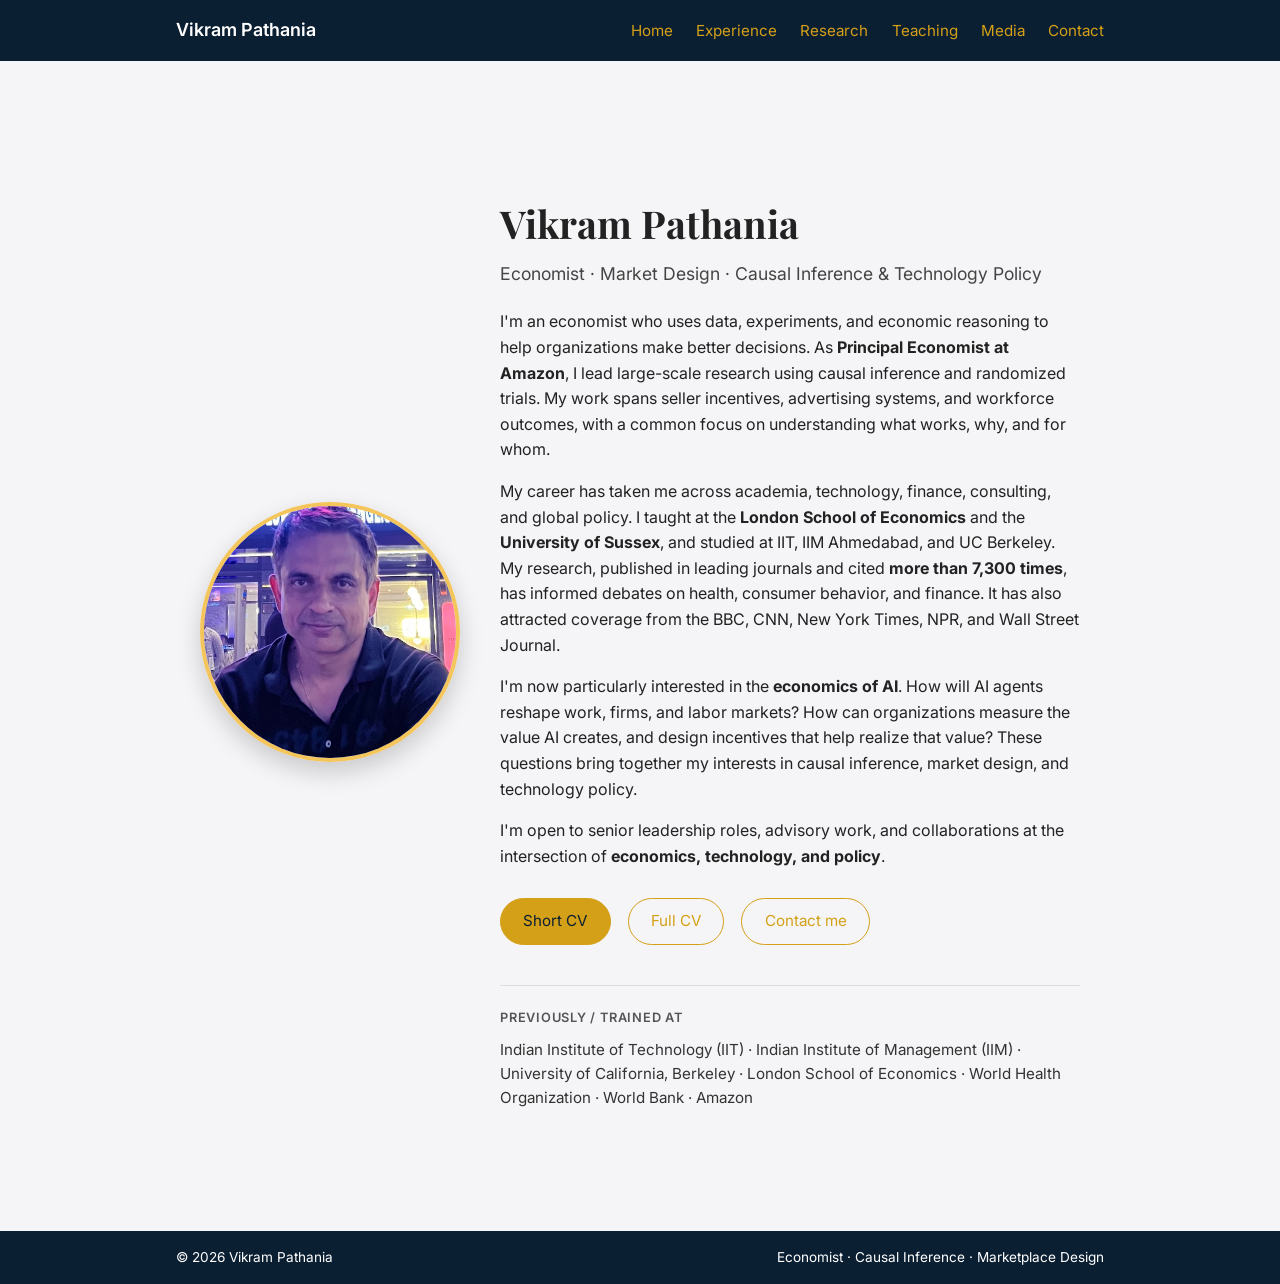
<file: index.html>
<!DOCTYPE html>
<html lang="en">
  <head>
    <meta charset="UTF-8" />
    <title>Vikram Pathania – Economist, Market Design & Technology Policy</title>
    <meta name="viewport" content="width=device-width, initial-scale=1" />
    <meta
      name="description"
      content="Economist working at the intersection of market design, causal inference, and technology policy. Research and applied work in platforms, AI, regulation, and public policy, with extensive media coverage."
    />
    <link rel="stylesheet" href="styles.css" />
    <link
      href="https://fonts.googleapis.com/css2?family=Inter:wght@300;400;600&family=Playfair+Display:wght@500;600&display=swap"
      rel="stylesheet"
    />

    <!-- Google tag (gtag.js) -->
    <script async src="https://www.googletagmanager.com/gtag/js?id=G-CRXM0GSGMX"></script>
    <script>
      window.dataLayer = window.dataLayer || [];
      function gtag(){dataLayer.push(arguments);}
      gtag('js', new Date());

      gtag('config', 'G-CRXM0GSGMX');
    </script>
  </head>
  <body>
    <header>
      <div class="nav-container">
        <a href="index.html" class="site-title">Vikram Pathania</a>
        <nav>
          <a href="index.html">Home</a>
          <a href="experience.html">Experience</a>
          <a href="research.html">Research</a>
          <a href="teaching.html">Teaching</a>
          <a href="media.html">Media</a>
          <a href="contact.html">Contact</a>
        </nav>
      </div>
    </header>

    <main>
      <section class="hero">
        <div class="hero-inner">
          <div class="hero-photo">
            <img
              src="assets/img/Vikram_2024.jpg"
              class="profile-pic"
              alt="Vikram Pathania"
            />
          </div>

          <div class="hero-text">
            <h1>Vikram Pathania</h1>
            <div class="hero-subtitle">
              Economist · Market Design · Causal Inference &amp; Technology Policy
            </div>

            <p>
              I'm an economist who uses data, experiments, and economic reasoning to
              help organizations make better decisions. As
              <strong>Principal Economist at Amazon</strong>, I lead large-scale
              research using causal inference and randomized trials. My work spans
              seller incentives, advertising systems, and workforce outcomes, with
              a common focus on understanding what works, why, and for whom.
            </p>
            <p>
              My career has taken me across academia, technology, finance,
              consulting, and global policy. I taught at the
              <strong>London School of Economics</strong> and the
              <strong>University of Sussex</strong>, and studied at IIT, IIM
              Ahmedabad, and UC Berkeley. My research, published in leading journals
              and cited <strong>more than 7,300 times</strong>, has informed debates
              on health, consumer behavior, and finance. It has also attracted
              coverage from the BBC, CNN, New York Times, NPR, and Wall Street Journal.
            </p>
            <p>
              I'm now particularly interested in the <strong>economics of AI</strong>.
              How will AI agents reshape work, firms, and labor markets? How can
              organizations measure the value AI creates, and design incentives
              that help realize that value? These questions bring together my
              interests in causal inference, market design, and technology policy.
            </p>
            <p>
              I'm open to senior leadership roles, advisory work, and collaborations
              at the intersection of <strong>economics, technology, and policy</strong>.
            </p>

            <div class="button-row">
              <a
                class="button primary"
                href="assets/CV_Short.pdf"
                target="_blank"
                >Short CV</a
              >
              <a
                class="button secondary"
                href="assets/CV_Long.pdf"
                target="_blank"
                >Full CV</a
              >
              <a class="button secondary" href="contact.html">Contact me</a>
            </div>

            <div class="cred-strip">
              <span>Previously / Trained at</span>
              <div class="cred-list">
                Indian Institute of Technology (IIT) · Indian Institute of
                Management (IIM) · University of California, Berkeley · London
                School of Economics · World Health Organization · World Bank · Amazon
              </div>
            </div>
          </div>
        </div>
      </section>
    </main>

    <footer>
      <div class="footer-inner">
        <div>&copy; <span id="year"></span> Vikram Pathania</div>
        <div>Economist · Causal Inference · Marketplace Design</div>
      </div>
      <script>
        document.getElementById("year").textContent =
          new Date().getFullYear();
      </script>
    </footer>
  </body>
</html>
</file>
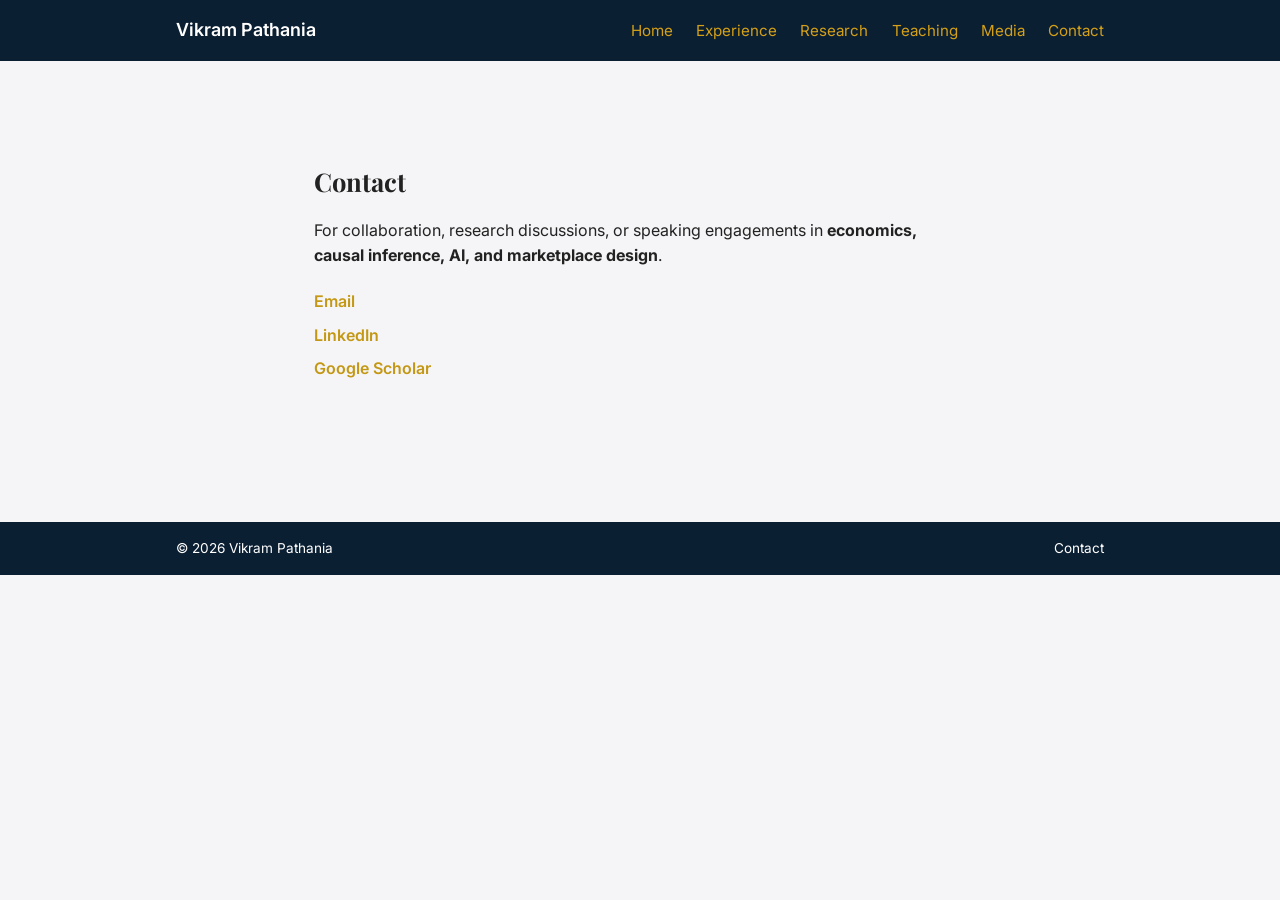
<file: contact.html>
<!DOCTYPE html>
<html lang="en">
  <head>
    <meta charset="UTF-8" />
    <title>Contact · Vikram Pathania</title>
    <meta name="viewport" content="width=device-width, initial-scale=1" />
    <meta
      name="description"
      content="Contact information and links for economist Vikram Pathania."
    />
    <link rel="stylesheet" href="styles.css" />
    <link
      href="https://fonts.googleapis.com/css2?family=Inter:wght@300;400;600&family=Playfair+Display:wght@500;600&display=swap"
      rel="stylesheet"
    />
    
<!-- Google tag (gtag.js) -->
<script async src="https://www.googletagmanager.com/gtag/js?id=G-CRXM0GSGMX"></script>
<script>
  window.dataLayer = window.dataLayer || [];
  function gtag(){dataLayer.push(arguments);}
  gtag('js', new Date());

  gtag('config', 'G-CRXM0GSGMX');
</script>

  </head>
  <body>
    <header>
  <div class="nav-container">
    <a href="index.html" class="site-title">Vikram Pathania</a>
    <nav>
      <a href="index.html">Home</a>
      <a href="experience.html">Experience</a>
      <a href="research.html">Research</a>
      <a href="teaching.html">Teaching</a>
      <a href="media.html">Media</a>
      <a href="contact.html">Contact</a>
    </nav>
  </div>
</header>




    <main>
      <section class="contact-minimal">
  <h2>Contact</h2>

  <p>
    For collaboration, research discussions, or speaking engagements in
    <strong>economics, causal inference, AI, and marketplace design</strong>.
  </p>

  <ul class="contact-links">
    <li><a href="mailto:vikram.pathania@gmail.com">Email</a></li>
    <li><a href="https://www.linkedin.com/in/vikram-pathania-7b65941/" target="_blank">LinkedIn</a></li>
    <li><a href="https://scholar.google.com/citations?user=6LgGAeUAAAAJ&hl=en" target="_blank">Google Scholar</a></li>
  </ul>
</section>

    </main>

    <footer>
      <div class="footer-inner">
        <div>&copy; <span id="year"></span> Vikram Pathania</div>
        <div>Contact</div>
      </div>
      <script>
        document.getElementById("year").textContent =
          new Date().getFullYear();
      </script>
    </footer>
  </body>
</html>
</file>
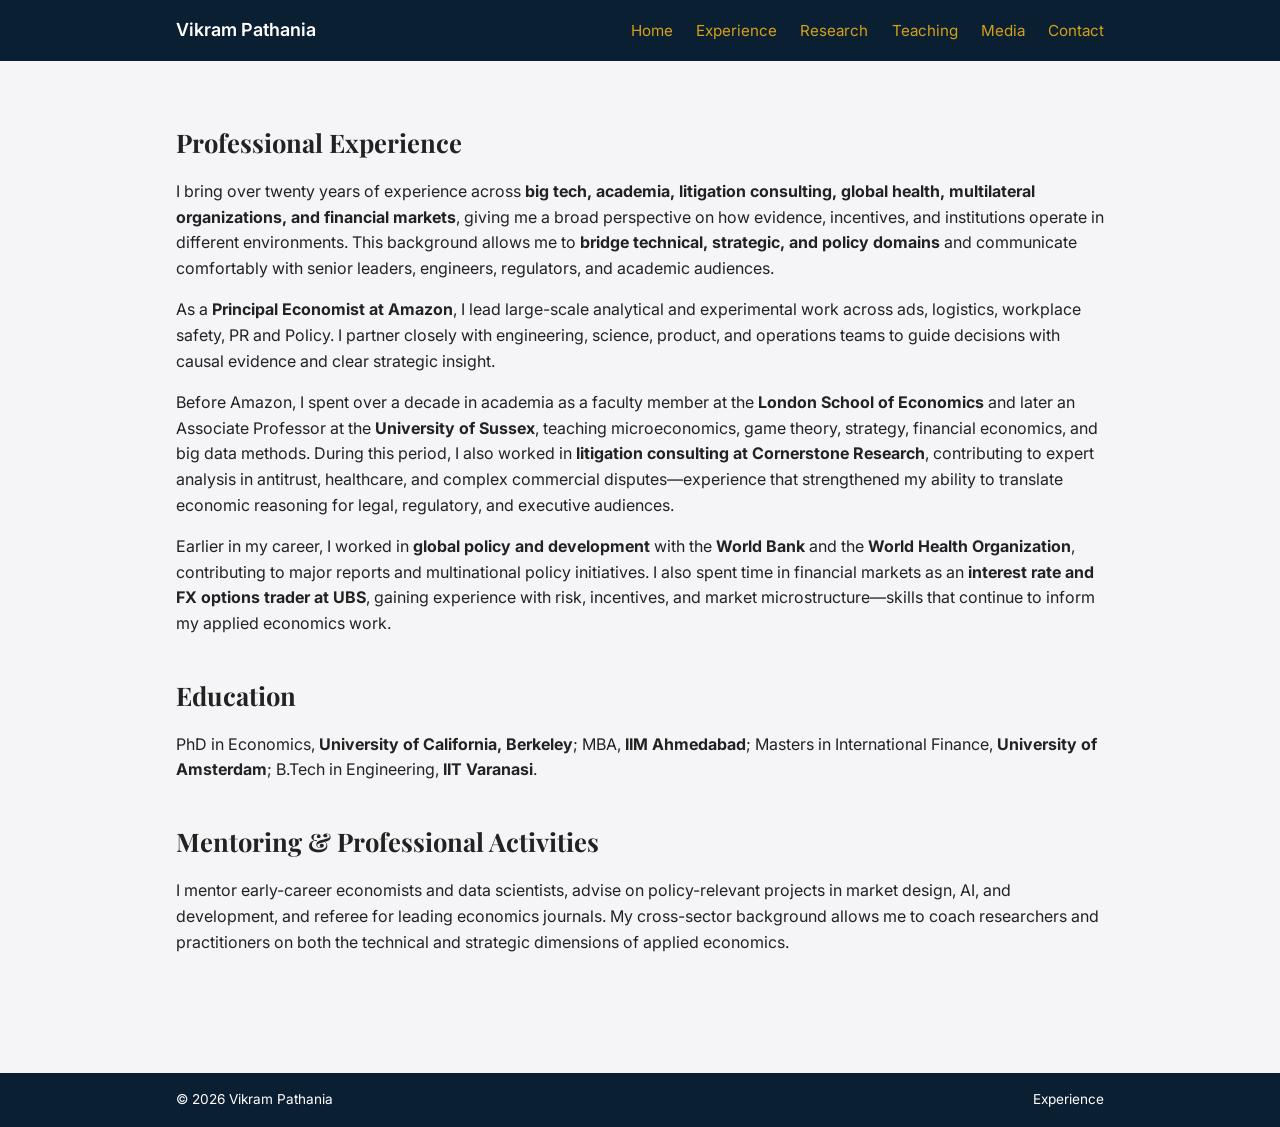
<file: experience.html>
<!DOCTYPE html>
<html lang="en">
  <head>
    <meta charset="UTF-8" />
    <title>Experience · Vikram Pathania</title>
    <meta name="viewport" content="width=device-width, initial-scale=1" />
    <meta
      name="description"
      content="Professional and academic experience of economist Vikram Pathania."
    />
    <link rel="stylesheet" href="styles.css" />
    <link
      href="https://fonts.googleapis.com/css2?family=Inter:wght@300;400;600&family=Playfair+Display:wght@500;600&display=swap"
      rel="stylesheet"
    />
    
<!-- Google tag (gtag.js) -->
<script async src="https://www.googletagmanager.com/gtag/js?id=G-CRXM0GSGMX"></script>
<script>
  window.dataLayer = window.dataLayer || [];
  function gtag(){dataLayer.push(arguments);}
  gtag('js', new Date());

  gtag('config', 'G-CRXM0GSGMX');
</script>

  </head>
  <body>
  <header>
  <div class="nav-container">
    <a href="index.html" class="site-title">Vikram Pathania</a>
    <nav>
      <a href="index.html">Home</a>
      <a href="experience.html">Experience</a>
      <a href="research.html">Research</a>
      <a href="teaching.html">Teaching</a>
      <a href="media.html">Media</a>
      <a href="contact.html">Contact</a>
    </nav>
  </div>
</header>




    <main>
  <section>
    <h2>Professional Experience</h2>

    <p>
      I bring over twenty years of experience across
      <strong>big tech, academia, litigation consulting, global health, multilateral organizations, and financial markets</strong>,
      giving me a broad perspective on how evidence, incentives, and institutions operate in different environments.
      This background allows me to <strong>bridge technical, strategic, and policy domains</strong> and communicate comfortably
      with senior leaders, engineers, regulators, and academic audiences.
    </p>

    <p>
      As a <strong>Principal Economist at Amazon</strong>, I lead large-scale analytical and experimental work across ads, logistics,
      workplace safety, PR and Policy.  I partner closely with engineering, science, product, and operations teams
      to guide decisions with causal evidence and clear strategic insight.
    </p>

    <p>
      Before Amazon, I spent over a decade in academia as a faculty member at the
      <strong>London School of Economics</strong> and later an Associate Professor at the <strong>University of Sussex</strong>, teaching
      microeconomics, game theory, strategy, financial economics, and big data methods. During this period, I also worked in
      <strong>litigation consulting at Cornerstone Research</strong>, contributing to expert analysis in antitrust, healthcare,
      and complex commercial disputes—experience that strengthened my ability to translate economic reasoning for legal, regulatory,
      and executive audiences.
    </p>

    <p>
      Earlier in my career, I worked in <strong>global policy and development</strong> with the <strong>World Bank</strong> and the
      <strong>World Health Organization</strong>, contributing to major reports and multinational policy initiatives. I also spent time in
      financial markets as an <strong>interest rate and FX options trader at UBS</strong>, gaining experience with risk, incentives, and market
      microstructure—skills that continue to inform my applied economics work.
    </p>
  </section>

  <section>
    <h2>Education</h2>
    <p>
      PhD in Economics, <strong>University of California, Berkeley</strong>; MBA, <strong>IIM Ahmedabad</strong>;
      Masters in International Finance, <strong>University of Amsterdam</strong>; B.Tech in Engineering,
      <strong>IIT Varanasi</strong>.
    </p>
  </section>

  <section>
    <h2>Mentoring & Professional Activities</h2>
    <p>
      I mentor early-career economists and data scientists, advise on policy-relevant projects in market design, AI, and development,
      and referee for leading economics journals. My cross-sector background allows me to coach researchers and practitioners on both
      the technical and strategic dimensions of applied economics.
    </p>
  </section>
</main>


    <footer>
      <div class="footer-inner">
        <div>&copy; <span id="year"></span> Vikram Pathania</div>
        <div>Experience</div>
      </div>
      <script>
        document.getElementById("year").textContent =
          new Date().getFullYear();
      </script>
    </footer>
  </body>
</html>
</file>
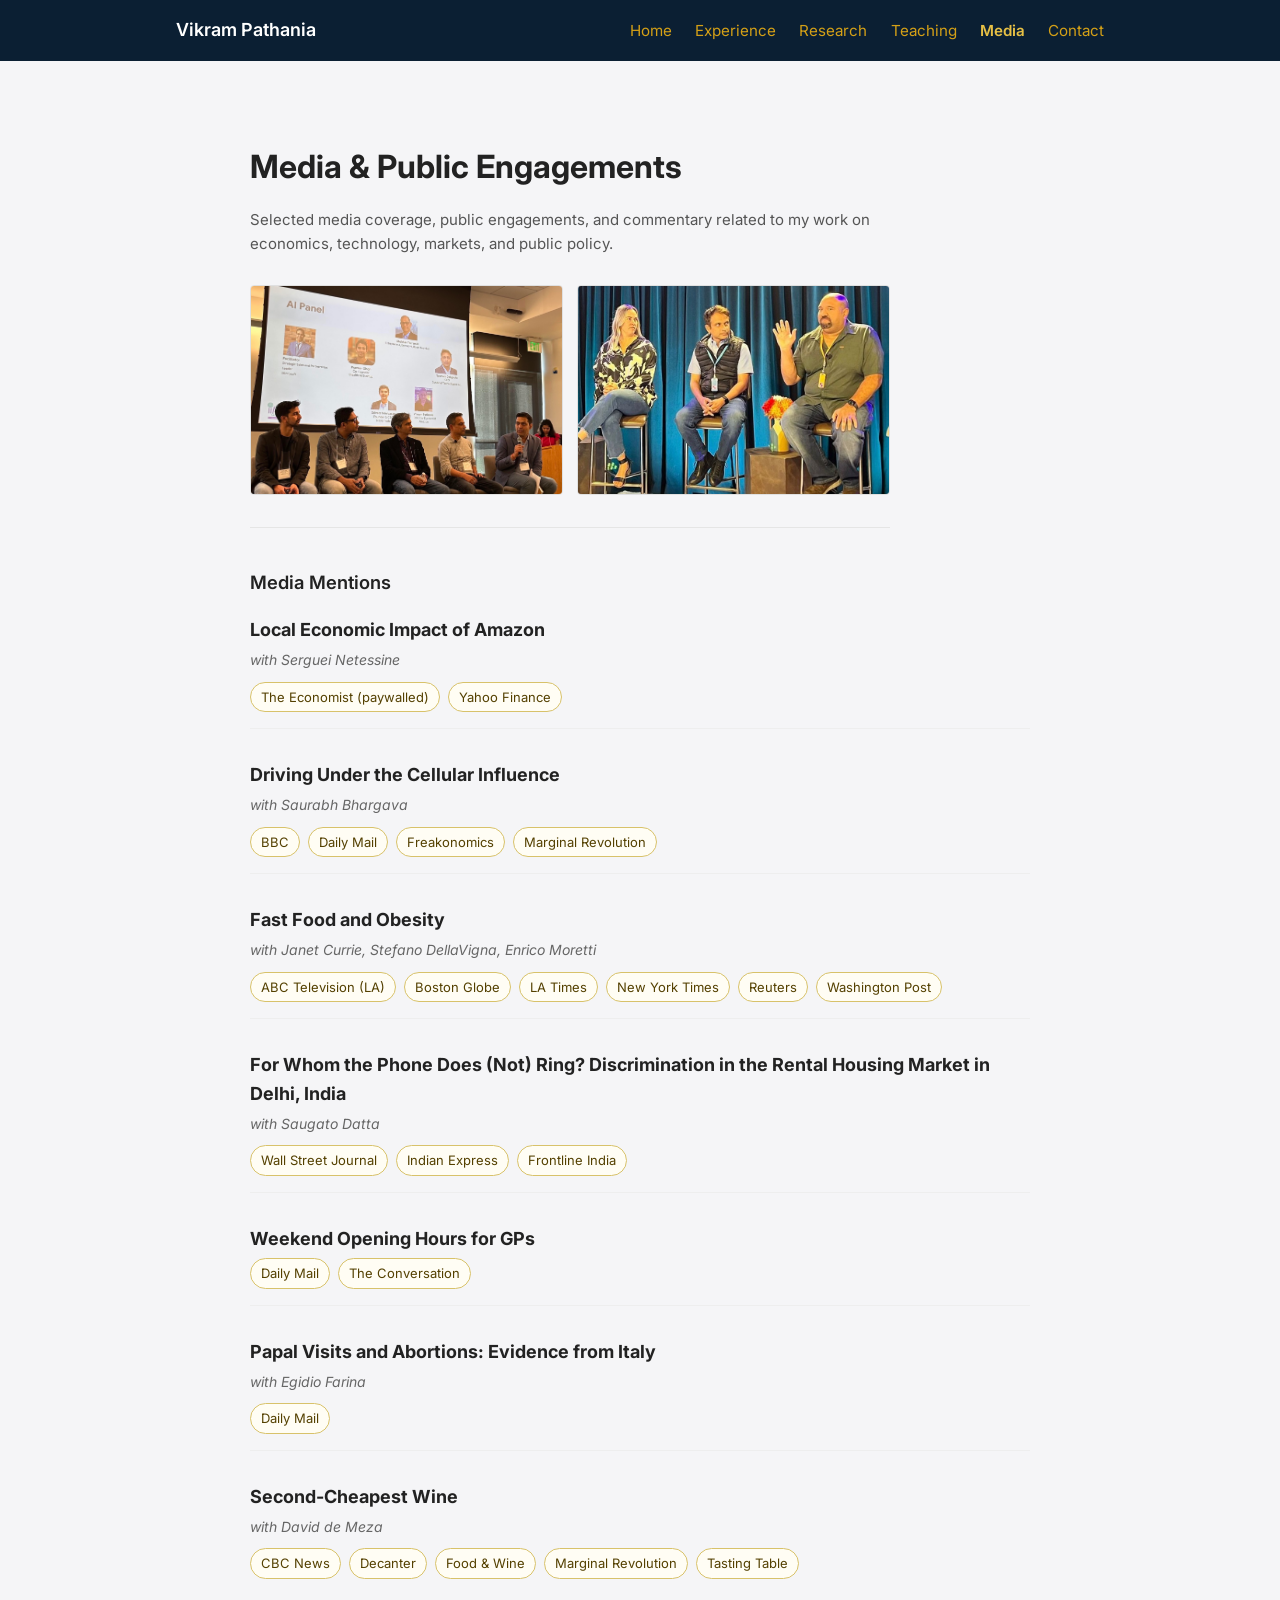
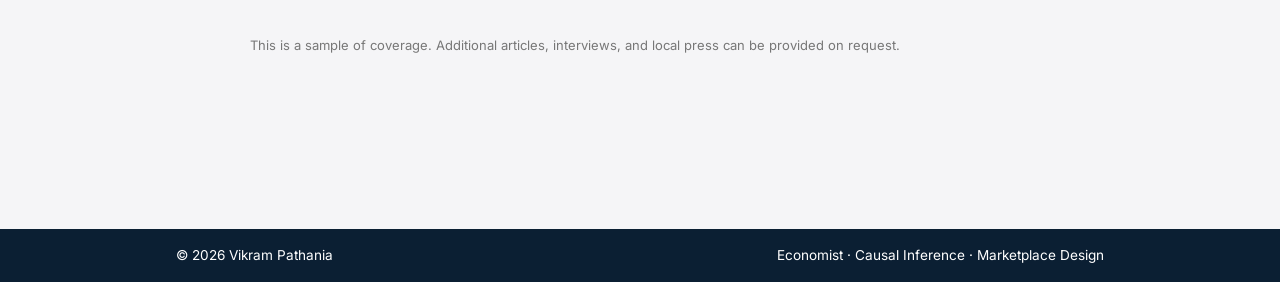
<file: media.html>
<!DOCTYPE html>
<html lang="en">
  <head>
    <meta charset="UTF-8" />
    <title>Media & Public Engagements · Vikram Pathania</title>
    <meta name="viewport" content="width=device-width, initial-scale=1" />
    <meta
      name="description"
      content="Selected media coverage and public engagements related to the work of economist Vikram Pathania."
    />
    <link rel="stylesheet" href="styles.css" />
    <link
      href="https://fonts.googleapis.com/css2?family=Inter:wght@300;400;600&family=Playfair+Display:wght@500;600&display=swap"
      rel="stylesheet"
    />

    <!-- Google tag (gtag.js) -->
    <script async src="https://www.googletagmanager.com/gtag/js?id=G-CRXM0GSGMX"></script>
    <script>
      window.dataLayer = window.dataLayer || [];
      function gtag(){dataLayer.push(arguments);}
      gtag("js", new Date());

      gtag("config", "G-CRXM0GSGMX");
    </script>
  </head>

  <body>
    <header>
      <div class="nav-container">
        <a href="index.html" class="site-title">Vikram Pathania</a>
        <nav>
          <a href="index.html">Home</a>
          <a href="experience.html">Experience</a>
          <a href="research.html">Research</a>
          <a href="teaching.html">Teaching</a>
          <a href="media.html" class="active">Media</a>
          <a href="contact.html">Contact</a>
        </nav>
      </div>
    </header>

    <main class="media-page">
      <h2>Media & Public Engagements</h2>

      <p class="media-intro">
        Selected media coverage, public engagements, and commentary related to
        my work on economics, technology, markets, and public policy.
      </p>

      <section class="engagements-block" aria-label="Public engagements">
        <div class="engagement-photo-grid">
          <img
            src="assets/img/AI_panel.jpg"
            alt="Vikram Pathania participating in an AI panel discussion"
          />

          <img
            src="assets/img/panel.JPG"
            alt="Vikram Pathania seated on a public panel discussion"
          />
        </div>
      </section>

      <section class="media-mentions-block" aria-labelledby="media-mentions-heading">
        <h3 id="media-mentions-heading">Media Mentions</h3>

        <!-- Paper 1 -->
        <section class="paper-block">
          <h3>Local Economic Impact of Amazon</h3>
          <p class="paper-ref">
            <em>with Serguei Netessine</em>
          </p>
          <div class="media-badges">
            <a
              class="media-badge"
              href="https://www.economist.com/united-states/what-happens-when-amazon-comes-to-town/21808308"
              target="_blank"
              rel="noopener noreferrer"
              title="May require subscription"
            >
              The Economist (paywalled)
            </a>
            <a
              class="media-badge"
              href="https://finance.yahoo.com/news/how-amazon-changes-local-economies-when-it-moves-in-160028188.html"
              target="_blank"
              rel="noopener noreferrer"
            >
              Yahoo Finance
            </a>
          </div>
        </section>

        <!-- Paper 2 -->
        <section class="paper-block">
          <h3>Driving Under the Cellular Influence</h3>
          <p class="paper-ref">
            <em>with Saurabh Bhargava</em>
          </p>
          <div class="media-badges">
            <a
              class="media-badge"
              href="https://www.bbc.co.uk/news/technology-23631406"
              target="_blank"
              rel="noopener noreferrer"
            >
              BBC
            </a>
            <a
              class="media-badge"
              href="https://www.dailymail.co.uk/sciencetech/article-2387903/Using-mobile-phone-car-does-NOT-make-driving-dangerous-claims-study.html"
              target="_blank"
              rel="noopener noreferrer"
            >
              Daily Mail
            </a>
            <a
              class="media-badge"
              href="https://freakonomics.com/podcast/the-most-dangerous-machine-2/"
              target="_blank"
              rel="noopener noreferrer"
            >
              Freakonomics
            </a>
            <a
              class="media-badge"
              href="https://marginalrevolution.com/marginalrevolution/2013/08/how-dangerous-are-cell-phones-when-driving.html"
              target="_blank"
              rel="noopener noreferrer"
            >
              Marginal Revolution
            </a>
          </div>
        </section>

        <!-- Paper 3 -->
        <section class="paper-block">
          <h3>Fast Food and Obesity</h3>
          <p class="paper-ref">
            <em>with Janet Currie, Stefano DellaVigna, Enrico Moretti</em>
          </p>
          <div class="media-badges">
            <a
              class="media-badge"
              href="https://abc7.com/archive/6724877/"
              target="_blank"
              rel="noopener noreferrer"
            >
              ABC Television (LA)
            </a>
            <a
              class="media-badge"
              href="http://archive.boston.com/news/nation/articles/2009/03/24/study_fast_food_location_can_weigh_on_teens/"
              target="_blank"
              rel="noopener noreferrer"
            >
              Boston Globe
            </a>
            <a
              class="media-badge"
              href="https://www.latimes.com/archives/la-xpm-2009-mar-23-fi-fastfood23-story.html"
              target="_blank"
              rel="noopener noreferrer"
            >
              LA Times
            </a>
            <a
              class="media-badge"
              href="https://web.archive.org/web/20140222071928/https://www.nytimes.com/2009/04/20/nyregion/20obese.html"
              target="_blank"
              rel="noopener noreferrer"
            >
              New York Times
            </a>
            <a
              class="media-badge"
              href="https://www.reuters.com/article/business/healthcare-pharmaceuticals/fast-food-near-schools-means-fatter-kids-idUSTRE5013LU/"
              target="_blank"
              rel="noopener noreferrer"
            >
              Reuters
            </a>
            <a
              class="media-badge"
              href="https://www.washingtonpost.com/archive/national/2009/03/29/fast-food-near-schools-is-linked-to-obesity/47672d37-cb9f-409f-9414-c5abb0bf7326/"
              target="_blank"
              rel="noopener noreferrer"
            >
              Washington Post
            </a>
          </div>
        </section>

        <!-- Paper 4 -->
        <section class="paper-block">
          <h3>
            For Whom the Phone Does (Not) Ring? Discrimination in the Rental
            Housing Market in Delhi, India
          </h3>
          <p class="paper-ref">
            <em>with Saugato Datta</em>
          </p>
          <div class="media-badges">
            <a
              class="media-badge"
              href="https://www.wsj.com/articles/BL-IRTB-32125"
              target="_blank"
              rel="noopener noreferrer"
            >
              Wall Street Journal
            </a>
            <a
              class="media-badge"
              href="https://indianexpress.com/article/india/india-news-india/muslim-delhi-rooms-on-rent-for-muslim-muslims-tenents-united-nation-ncr-homeowners-2805994/"
              target="_blank"
              rel="noopener noreferrer"
            >
              Indian Express
            </a>
            <a
              class="media-badge"
              href="https://frontline.thehindu.com/the-nation/discrimination-in-housing/article8745826.ece"
              target="_blank"
              rel="noopener noreferrer"
            >
              Frontline India
            </a>
          </div>
        </section>

        <!-- Paper 5 -->
        <section class="paper-block">
          <h3>Weekend Opening Hours for GPs</h3>
          <div class="media-badges">
            <a
              class="media-badge"
              href="https://www.dailymail.co.uk/health/article-3041556/Weekend-opening-hours-GPs-save-TWO-MILLION-unnecessary-E-visits-NHS-194-million-experts-say.html"
              target="_blank"
              rel="noopener noreferrer"
            >
              Daily Mail
            </a>
            <a
              class="media-badge"
              href="https://theconversation.com/weekend-opening-for-gps-would-save-2m-unnecessary-aande-admissions-39653"
              target="_blank"
              rel="noopener noreferrer"
            >
              The Conversation
            </a>
          </div>
        </section>

        <!-- Paper 6 -->
        <section class="paper-block">
          <h3>Papal Visits and Abortions: Evidence from Italy</h3>
          <p class="paper-ref">
            <em>with Egidio Farina</em>
          </p>
          <div class="media-badges">
            <a
              class="media-badge"
              href="https://www.dailymail.co.uk/news/article-7902207/People-unprotected-sex-Pope-visits-town.html"
              target="_blank"
              rel="noopener noreferrer"
            >
              Daily Mail
            </a>
          </div>
        </section>

        <!-- Paper 7 -->
        <section class="paper-block">
          <h3>Second-Cheapest Wine</h3>
          <p class="paper-ref">
            <em>with David de Meza</em>
          </p>
          <div class="media-badges">
            <a
              class="media-badge"
              href="https://www.youtube.com/watch?v=J4SaU8mm5gY"
              target="_blank"
              rel="noopener noreferrer"
            >
              CBC News
            </a>
            <a
              class="media-badge"
              href="https://www.decanter.com/wine-news/second-cheapest-wine-restaurant-study-457425/"
              target="_blank"
              rel="noopener noreferrer"
            >
              Decanter
            </a>
            <a
              class="media-badge"
              href="https://www.foodandwine.com/second-cheapest-wine-list-markup-study-5188409"
              target="_blank"
              rel="noopener noreferrer"
            >
              Food &amp; Wine
            </a>
            <a
              class="media-badge"
              href="https://marginalrevolution.com/marginalrevolution/2021/06/is-the-second-cheapest-wine-a-rip-off.html"
              target="_blank"
              rel="noopener noreferrer"
            >
              Marginal Revolution
            </a>
            <a
              class="media-badge"
              href="https://www.tastingtable.com/933921/why-you-shouldnt-believe-the-second-cheapest-wine-myth/"
              target="_blank"
              rel="noopener noreferrer"
            >
              Tasting Table
            </a>
          </div>
        </section>
      </section>

      <p class="media-note">
        This is a sample of coverage. Additional articles, interviews, and local
        press can be provided on request.
      </p>
    </main>

    <footer>
      <div class="footer-inner">
        <div>&copy; <span id="year"></span> Vikram Pathania</div>
        <div>Economist · Causal Inference · Marketplace Design</div>
      </div>
      <script>
        document.getElementById("year").textContent =
          new Date().getFullYear();
      </script>
    </footer>
  </body>
</html>
</file>
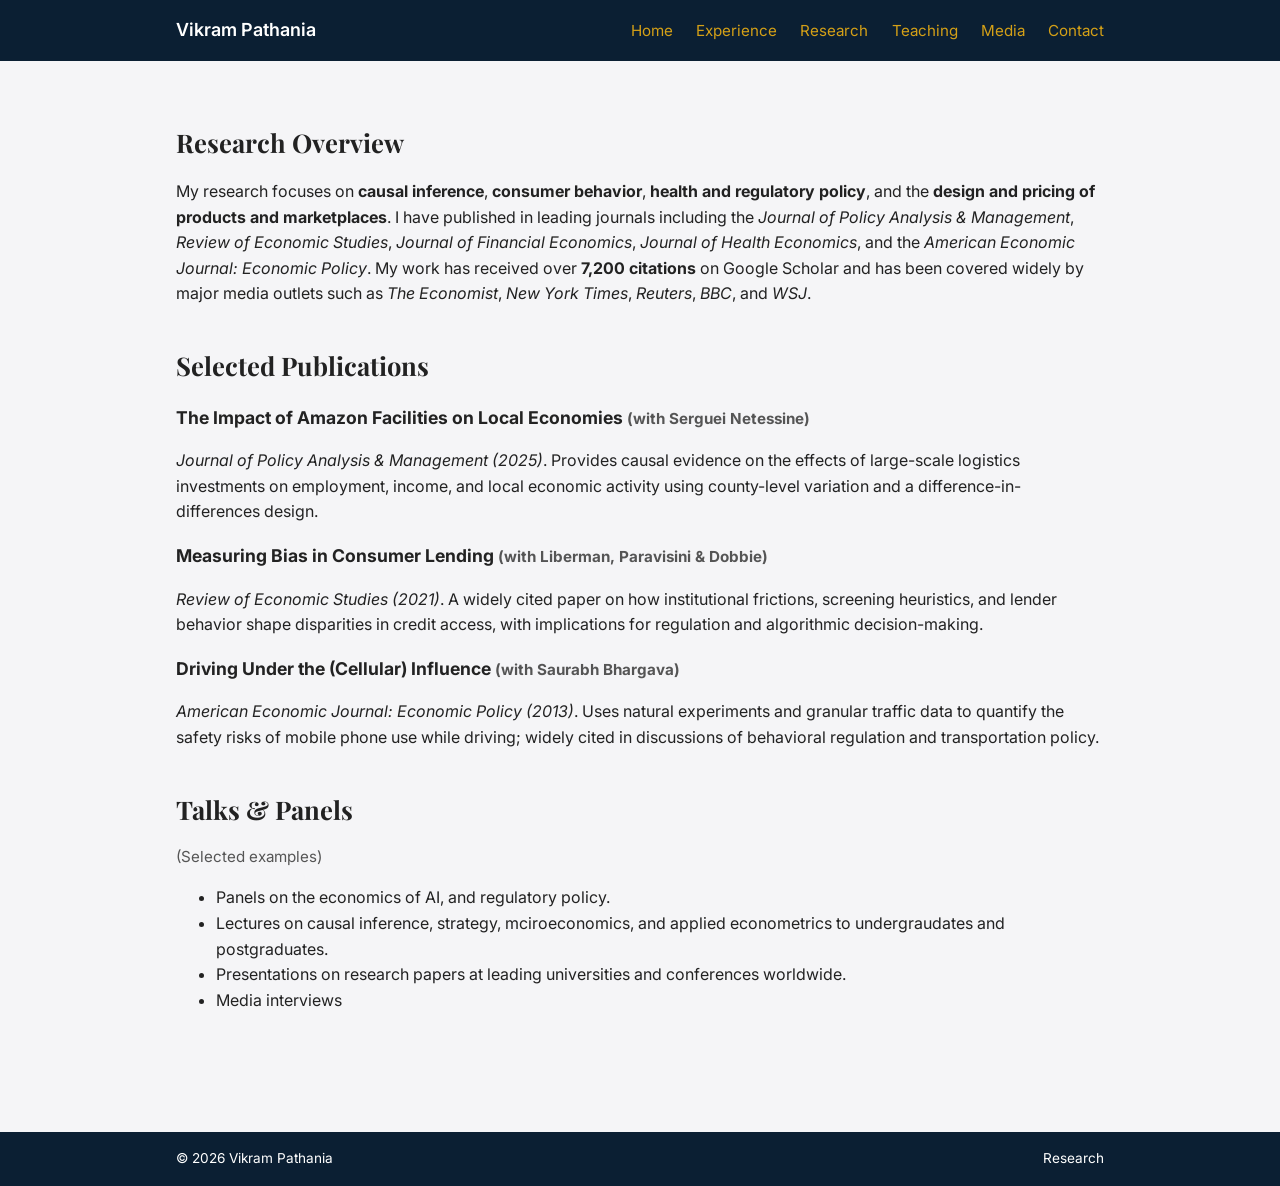
<file: research.html>
<!DOCTYPE html>
<html lang="en">
  <head>
    <meta charset="UTF-8" />
    <title>Research · Vikram Pathania</title>
    <meta name="viewport" content="width=device-width, initial-scale=1" />
    <meta
      name="description"
      content="Research, publications, and talks by economist Vikram Pathania."
    />
    <link rel="stylesheet" href="styles.css" />
    <link
      href="https://fonts.googleapis.com/css2?family=Inter:wght@300;400;600&family=Playfair+Display:wght@500;600&display=swap"
      rel="stylesheet"
    />
    
<!-- Google tag (gtag.js) -->
<script async src="https://www.googletagmanager.com/gtag/js?id=G-CRXM0GSGMX"></script>
<script>
  window.dataLayer = window.dataLayer || [];
  function gtag(){dataLayer.push(arguments);}
  gtag('js', new Date());

  gtag('config', 'G-CRXM0GSGMX');
</script>

  </head>
  <body>
   <header>
  <div class="nav-container">
    <a href="index.html" class="site-title">Vikram Pathania</a>
    <nav>
      <a href="index.html">Home</a>
      <a href="experience.html">Experience</a>
      <a href="research.html">Research</a>
      <a href="teaching.html">Teaching</a>
      <a href="media.html">Media</a>
      <a href="contact.html">Contact</a>
    </nav>
  </div>
</header>




   <main>
  <section>
    <h2>Research Overview</h2>
    <p>
      <p>
  My research focuses on <strong>causal inference</strong>, <strong>consumer behavior</strong>, 
  <strong>health and regulatory policy</strong>, and the <strong>design and pricing of products and marketplaces</strong>.
  I have published in leading journals including the 
  <em>Journal of Policy Analysis &amp; Management</em>, 
  <em>Review of Economic Studies</em>, 
  <em>Journal of Financial Economics</em>, 
  <em>Journal of Health Economics</em>, 
  and the <em>American Economic Journal: Economic Policy</em>. 
  My work has received over <strong>7,200 citations</strong> on Google Scholar and has been covered widely by major media outlets 
  such as <em>The Economist</em>, <em>New York Times</em>, <em>Reuters</em>, <em>BBC</em>, and <em>WSJ</em>.
</p>

    </p>
  </section>

  <section>
    <h2>Selected Publications</h2>

    <h3>The Impact of Amazon Facilities on Local Economies 
      <span class="section-note">(with Serguei Netessine)</span>
    </h3>
    <p>
      <em>Journal of Policy Analysis & Management (2025)</em>. Provides causal evidence on the effects of
      large-scale logistics investments on employment, income, and local economic activity using
      county-level variation and a difference-in-differences design.
    </p>

    <h3>Measuring Bias in Consumer Lending
      <span class="section-note">(with Liberman, Paravisini & Dobbie)</span>
    </h3>
    <p>
      <em>Review of Economic Studies (2021)</em>. A widely cited paper on how institutional frictions,
      screening heuristics, and lender behavior shape disparities in credit access, with implications
      for regulation and algorithmic decision-making.
    </p>

    <h3>Driving Under the (Cellular) Influence 
      <span class="section-note">(with Saurabh Bhargava)</span>
    </h3>
    <p>
      <em>American Economic Journal: Economic Policy (2013)</em>. Uses natural experiments and
      granular traffic data to quantify the safety risks of mobile phone use while driving; widely
      cited in discussions of behavioral regulation and transportation policy.
    </p>
  </section>

  <section>
    <h2>Talks & Panels</h2>
    <p class="section-note">(Selected examples)</p>
    <ul>
      <li>Panels on the economics of AI, and regulatory policy.</li>
      <li>Lectures on causal inference, strategy, mciroeconomics, and applied econometrics to undergraudates and postgraduates. </li>
      <li>Presentations on research papers at leading universities and conferences worldwide.</li>
      <li>Media interviews</li>
    </ul>
  </section>
</main>


    <footer>
      <div class="footer-inner">
        <div>&copy; <span id="year"></span> Vikram Pathania</div>
        <div>Research</div>
      </div>
      <script>
        document.getElementById("year").textContent =
          new Date().getFullYear();
      </script>
    </footer>
  </body>
</html>
</file>
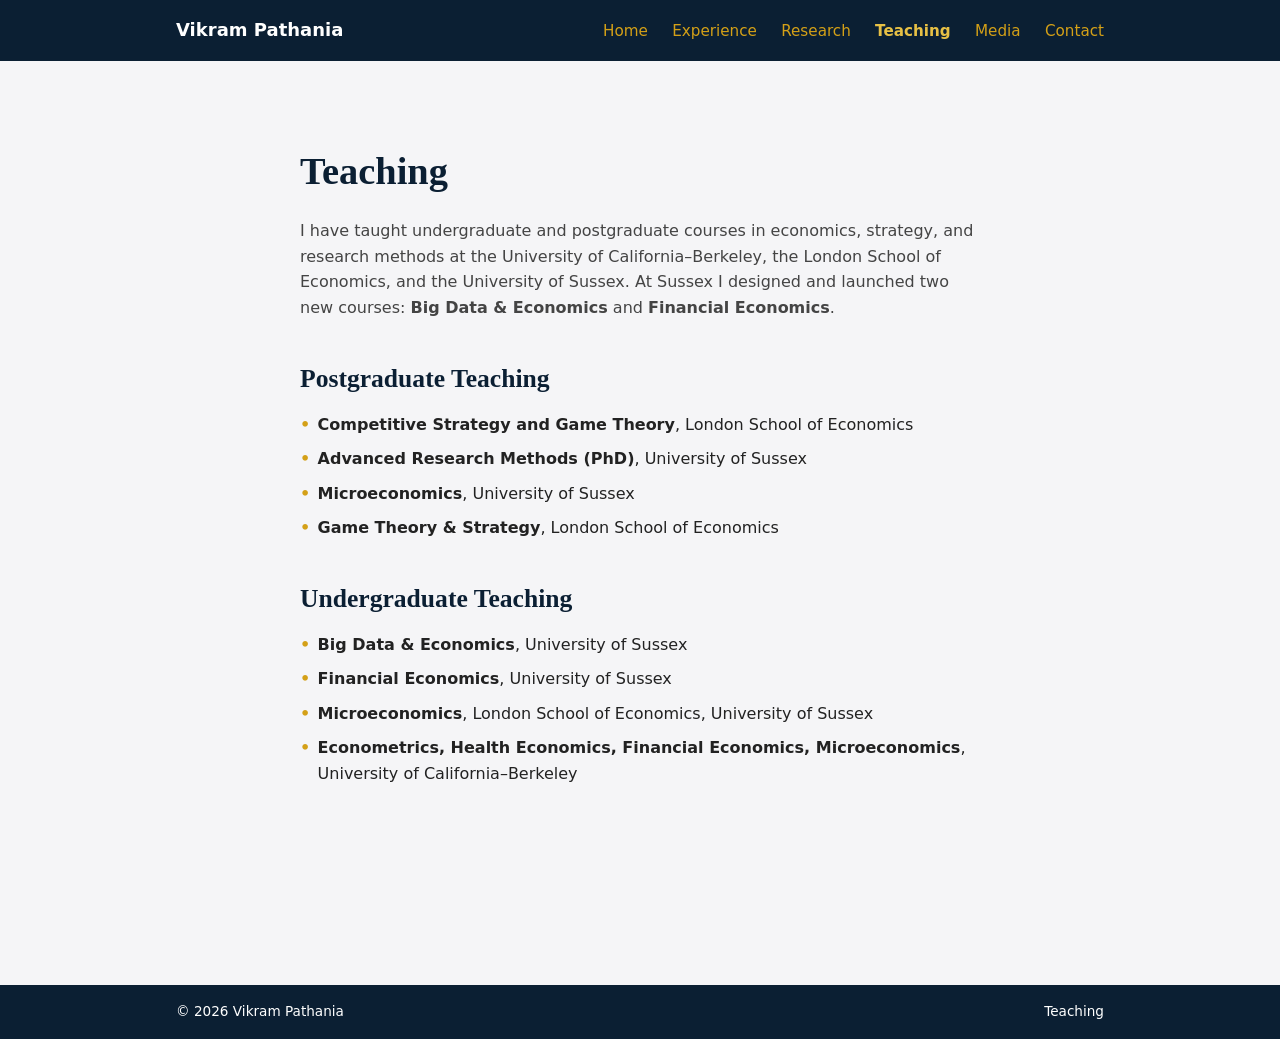
<file: teaching.html>
<!DOCTYPE html>
<html lang="en">
<head>
  <meta charset="UTF-8">
  <title>Teaching – Vikram Pathania</title>
  <meta name="viewport" content="width=device-width, initial-scale=1.0">

  <link rel="stylesheet" href="styles.css">
  
<!-- Google tag (gtag.js) -->
<script async src="https://www.googletagmanager.com/gtag/js?id=G-CRXM0GSGMX"></script>
<script>
  window.dataLayer = window.dataLayer || [];
  function gtag(){dataLayer.push(arguments);}
  gtag('js', new Date());

  gtag('config', 'G-CRXM0GSGMX');
</script>

</head>

<body>

  <header>
    <div class="nav-container">
      <a href="index.html" class="site-title">Vikram Pathania</a>
      <nav>
        <a href="index.html">Home</a>
        <a href="experience.html">Experience</a>
        <a href="research.html">Research</a>
        <a href="teaching.html" class="active">Teaching</a>
        <a href="media.html">Media</a>
        <a href="contact.html">Contact</a>
      </nav>
    </div>
  </header>

  <main class="page-content teaching-page">

    <section class="page-intro">
      <h1>Teaching</h1>
      <p>
        I have taught undergraduate and postgraduate courses in economics, strategy, and research methods at
        the University of California–Berkeley, the London School of Economics, and the University of Sussex.
        At Sussex I designed and launched two new courses:
        <strong>Big Data &amp; Economics</strong> and <strong>Financial Economics</strong>.
      </p>
    </section>

    <section class="teaching-section">
      <h2>Postgraduate Teaching</h2>
      <ul class="teaching-list">
        <li><strong>Competitive Strategy and Game Theory</strong>, London School of Economics</li>
        <li><strong>Advanced Research Methods (PhD)</strong>, University of Sussex</li>
        <li><strong>Microeconomics</strong>, University of Sussex</li>
        <li><strong>Game Theory &amp; Strategy</strong>, London School of Economics</li>
      </ul>
    </section>

    <section class="teaching-section">
      <h2>Undergraduate Teaching</h2>
      <ul class="teaching-list">
        <li><strong>Big Data &amp; Economics</strong>, University of Sussex </li>
        <li><strong>Financial Economics</strong>, University of Sussex </li>
        <li><strong>Microeconomics</strong>, London School of Economics, University of Sussex</li>
        <li><strong>Econometrics, Health Economics, Financial Economics, Microeconomics</strong>, University of California–Berkeley</li>
      </ul>
    </section>

  </main>

  <footer>
    <div class="footer-inner">
      <div>&copy; <span id="year"></span> Vikram Pathania</div>
      <div>Teaching</div>
    </div>
    <script>
      document.getElementById("year").textContent =
        new Date().getFullYear();
    </script>
  </footer>

</body>
</html>
</file>
<file: styles.css>
/* styles.css */

* {
  box-sizing: border-box;
}

body {
  margin: 0;
  font-family: "Inter", system-ui, -apple-system, BlinkMacSystemFont, "Segoe UI",
    sans-serif;
  color: #222222;
  background-color: #f5f5f7;
  line-height: 1.6;
}

a {
  color: #d4a017;
  text-decoration: none;
}

a:hover {
  text-decoration: underline;
}

/* === Header and navigation === */

header {
  background-color: #0b1f33;
  color: #ffffff;
  padding: 1rem 0;
}

.nav-container {
  max-width: 960px;
  margin: 0 auto;
  display: flex;
  align-items: center;
  justify-content: space-between;
  padding: 0 1rem;
}

.site-title {
  font-weight: 600;
  font-size: 18px;
  color: #ffffff;
  text-decoration: none;
}

.site-title:hover {
  opacity: 0.85;
}

nav a {
  margin-left: 1.2rem;
  font-size: 0.95rem;
}

/* Active nav highlight */
nav a.active {
  color: #e7c045;
  font-weight: 600;
}

/* === Main layout === */

main {
  max-width: 960px;
  margin: 0 auto;
  padding: 2.5rem 1rem 3rem;
}

section {
  margin-bottom: 2.4rem;
}

section h2 {
  font-family: "Playfair Display", "Georgia", serif;
  font-size: 1.6rem;
  margin-bottom: 0.7rem;
}

section h3 {
  font-size: 1.1rem;
  margin-top: 1.1rem;
  margin-bottom: 0.2rem;
}

.section-note {
  font-size: 0.95rem;
  color: #555;
}

/* === Hero layout with photo + text === */

.hero {
  max-width: 1100px;
  margin: 60px auto 40px;
  padding: 0 24px;
}

.hero-inner {
  display: flex;
  flex-wrap: wrap;
  align-items: center;
  gap: 40px;
}

.hero-photo {
  flex: 0 0 260px;
  text-align: center;
}

.profile-container {
  text-align: center;
}

.profile-pic {
  width: 260px;
  height: 260px;
  object-fit: cover;
  object-position: center 32%;
  border-radius: 50%;
  border: 4px solid #f4c55a;
  box-shadow: 0 10px 25px rgba(0, 0, 0, 0.18);
}

.hero-text {
  flex: 1 1 320px;
}

.hero h1 {
  font-family: "Playfair Display", "Georgia", serif;
  font-size: 2.4rem;
  margin-bottom: 0.4rem;
}

.hero-subtitle {
  font-size: 1.1rem;
  margin-bottom: 1.3rem;
  color: #444;
}

.hero p {
  max-width: 700px;
}

.button-row {
  margin-top: 1.8rem;
}

.button {
  display: inline-block;
  padding: 0.65rem 1.4rem;
  border-radius: 999px;
  border: 1px solid #d4a017;
  margin-right: 0.8rem;
  font-size: 0.95rem;
}

.button.primary {
  background-color: #d4a017;
  color: #0b1f33;
}

.button.secondary {
  background-color: transparent;
  color: #d4a017;
}

.cred-strip {
  margin-top: 2.5rem;
  padding-top: 1.2rem;
  border-top: 1px solid #dddddd;
  font-size: 0.95rem;
}

.cred-strip span {
  font-weight: 600;
  text-transform: uppercase;
  font-size: 0.8rem;
  letter-spacing: 0.06em;
  color: #555;
}

.cred-list {
  margin-top: 0.5rem;
  color: #333;
}

/* === Contact page === */

.contact-minimal {
  max-width: 700px;
  margin: 60px auto;
  padding: 0 24px;
}

.contact-links {
  list-style: none;
  padding-left: 0;
  margin-top: 20px;
}

.contact-links li {
  margin: 8px 0;
}

.contact-links a {
  color: #c49815;
  font-weight: 600;
  text-decoration: none;
}

.contact-links a:hover {
  text-decoration: underline;
}

/* === Media & Public Engagements page === */

.media-page {
  max-width: 820px;
  margin: 80px auto;
  padding: 0 20px 80px;
}

.media-page h2 {
  font-size: 32px;
  margin-bottom: 16px;
}

.media-intro {
  max-width: 640px;
  margin-bottom: 28px;
  color: #555;
  font-size: 15px;
}

/* Public engagement photos */

.engagements-block {
  max-width: 640px;
  margin: 1.8rem 0 2.5rem;
  padding-bottom: 2rem;
  border-bottom: 1px solid #e5e5e5;
}

.engagement-photo-grid {
  display: grid;
  grid-template-columns: repeat(2, 1fr);
  gap: 14px;
  margin-top: 0.75rem;
}

.engagement-photo-grid img {
  width: 100%;
  height: 210px;
  object-fit: cover;
  display: block;
  border-radius: 4px;
  border: 1px solid #e0e0e0;
  background-color: #ffffff;
}

.engagement-photo-grid img:first-child {
  object-position: left top;
}

.engagement-photo-grid img:last-child {
  object-position: center center;
}

.media-mentions-block {
  margin-top: 1.5rem;
}

.media-mentions-block > h3 {
  margin-bottom: 1.2rem;
  font-size: 1.15rem;
  font-weight: 600;
}

/* Media mentions */

.paper-block {
  margin-bottom: 32px;
  padding-bottom: 16px;
  border-bottom: 1px solid #eee;
}

.paper-block:last-of-type {
  border-bottom: none;
}

.paper-block h3 {
  font-size: 18px;
  margin: 0 0 4px;
}

.paper-ref {
  margin: 0 0 10px;
  font-size: 14px;
  color: #666;
}

.media-badges {
  display: flex;
  flex-wrap: wrap;
  gap: 8px;
}

.media-badge {
  display: inline-flex;
  align-items: center;
  padding: 4px 10px;
  border-radius: 999px;
  border: 1px solid #d8c26a;
  font-size: 13px;
  text-decoration: none;
  color: #544000;
  background: #fffdf4;
  transition: background 0.15s ease, border-color 0.15s ease,
    transform 0.1s ease;
}

.media-badge:hover {
  background: #f3e0a6;
  border-color: #c49815;
  transform: translateY(-1px);
}

.media-note {
  margin-top: 40px;
  font-size: 13px;
  color: #777;
}

/* === Teaching Page === */

.teaching-page {
  max-width: 820px;
  margin: 80px auto;
  padding: 0 20px 80px;
}

/* Intro block */
.page-intro {
  max-width: 680px;
  margin: 0 auto 2.4rem;
  color: #444;
}

.page-intro h1 {
  font-family: "Playfair Display", "Georgia", serif;
  font-size: 2.4rem;
  margin-bottom: 0.6rem;
  color: #0b1f33;
}

/* Section blocks */
.teaching-section {
  max-width: 680px;
  margin: 0 auto 2.4rem;
}

.teaching-section h2 {
  font-family: "Playfair Display", "Georgia", serif;
  font-size: 1.6rem;
  margin-bottom: 0.75rem;
  color: #0b1f33;
}

/* Remove default bullet look and align nicely */
.teaching-list {
  list-style: none;
  margin: 0;
  padding: 0;
}

.teaching-list li {
  margin-bottom: 0.55rem;
  padding-left: 1.1rem;
  position: relative;
}

/* Custom gold bullet */
.teaching-list li::before {
  content: "•";
  position: absolute;
  left: 0;
  color: #d4a017;
  font-weight: bold;
}

/* Course designer tag */
.teaching-tag {
  font-size: 0.9rem;
  font-style: italic;
  color: #444;
}

/* === Footer === */

footer {
  background-color: #0b1f33;
  color: #ffffff;
  font-size: 0.85rem;
  padding: 1rem 0;
  margin-top: 2rem;
}

footer .footer-inner {
  max-width: 960px;
  margin: 0 auto;
  padding: 0 1rem;
  display: flex;
  justify-content: space-between;
  align-items: center;
}

/* === Responsive styles === */

@media (max-width: 768px) {
  .hero {
    margin-top: 30px;
  }

  .hero-inner {
    flex-direction: column;
    text-align: left;
  }

  .hero-photo {
    order: -1;
  }
}

@media (max-width: 700px) {
  .media-page {
    margin-top: 60px;
  }

  .engagements-block {
    max-width: 100%;
  }

  .engagement-photo-grid {
    grid-template-columns: 1fr;
  }

  .engagement-photo-grid img {
    height: auto;
    max-height: 320px;
  }
}

@media (max-width: 640px) {
  .nav-container {
    flex-direction: column;
    align-items: flex-start;
    gap: 0.5rem;
  }

  nav a {
    margin-left: 0;
    margin-right: 0.9rem;
  }

  .hero h1 {
    font-size: 2rem;
  }

  .page-intro h1 {
    font-size: 1.9rem;
  }

  .teaching-section h2 {
    font-size: 1.25rem;
  }

  footer .footer-inner {
    flex-direction: column;
    align-items: flex-start;
    gap: 0.35rem;
  }
}
</file>
